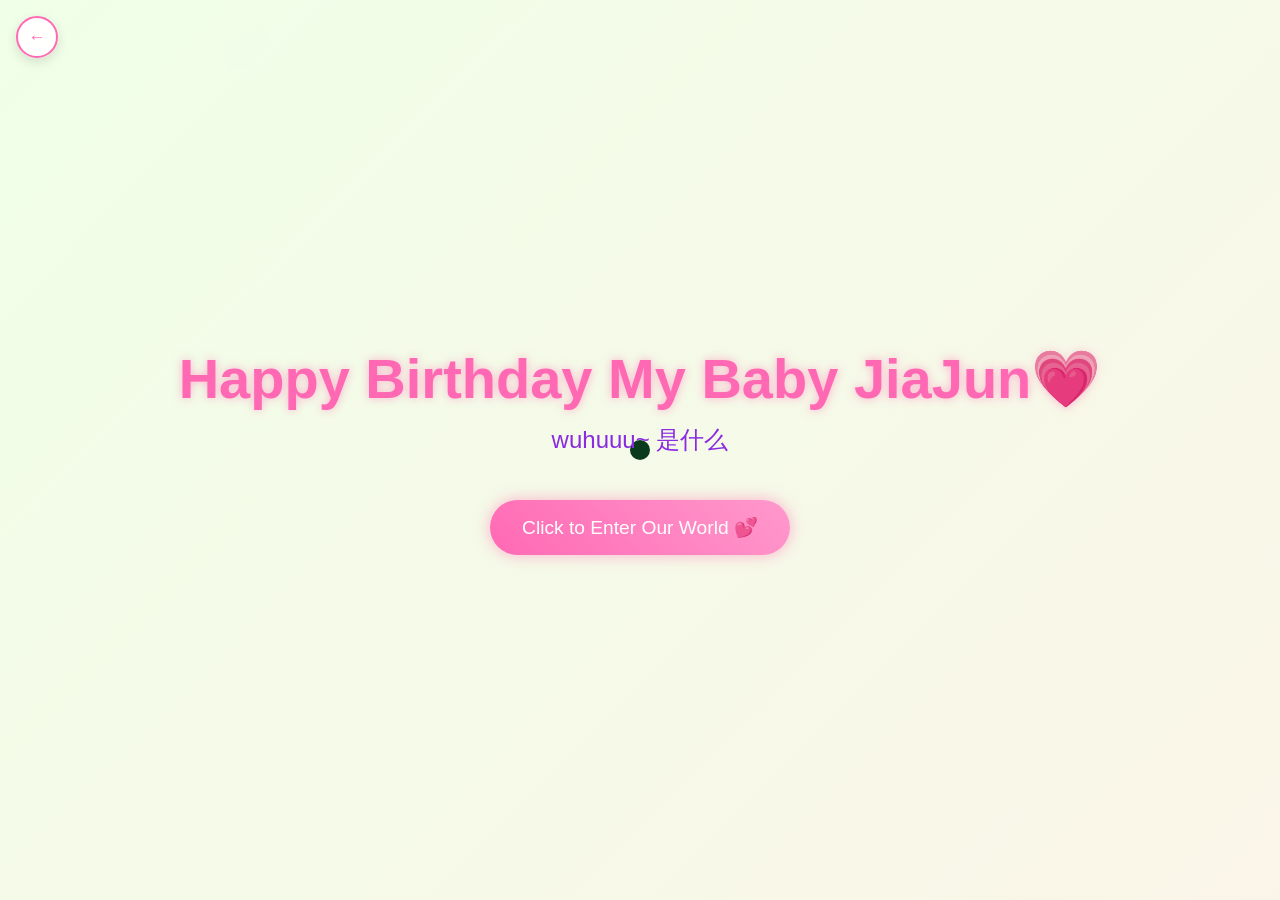
<file: index.html>
<!DOCTYPE html>
<html lang="en">
<head>
    <meta charset="UTF-8">
    <meta name="viewport" content="width=device-width, initial-scale=1.0">
    <title>🩷Happy Birthday🩷</title>
    <script src="https://cdnjs.cloudflare.com/ajax/libs/gsap/3.12.2/gsap.min.js"></script>
    <link rel="stylesheet" href="style.css">
    
</head>
<body>
    <div class="back-button"><button type="button" onclick="history.back()">←</button></div>
    <div class="cursor"></div>
    <div class="container">
        <h1>Happy Birthday My Baby JiaJun💗</h1>
        <div class="greeting"></div>
        <button class="cta-button">Click to Enter Our World 💕</button>
    </div>

    <script src="script.js">
        
    </script>
</body>
</html>
</file>
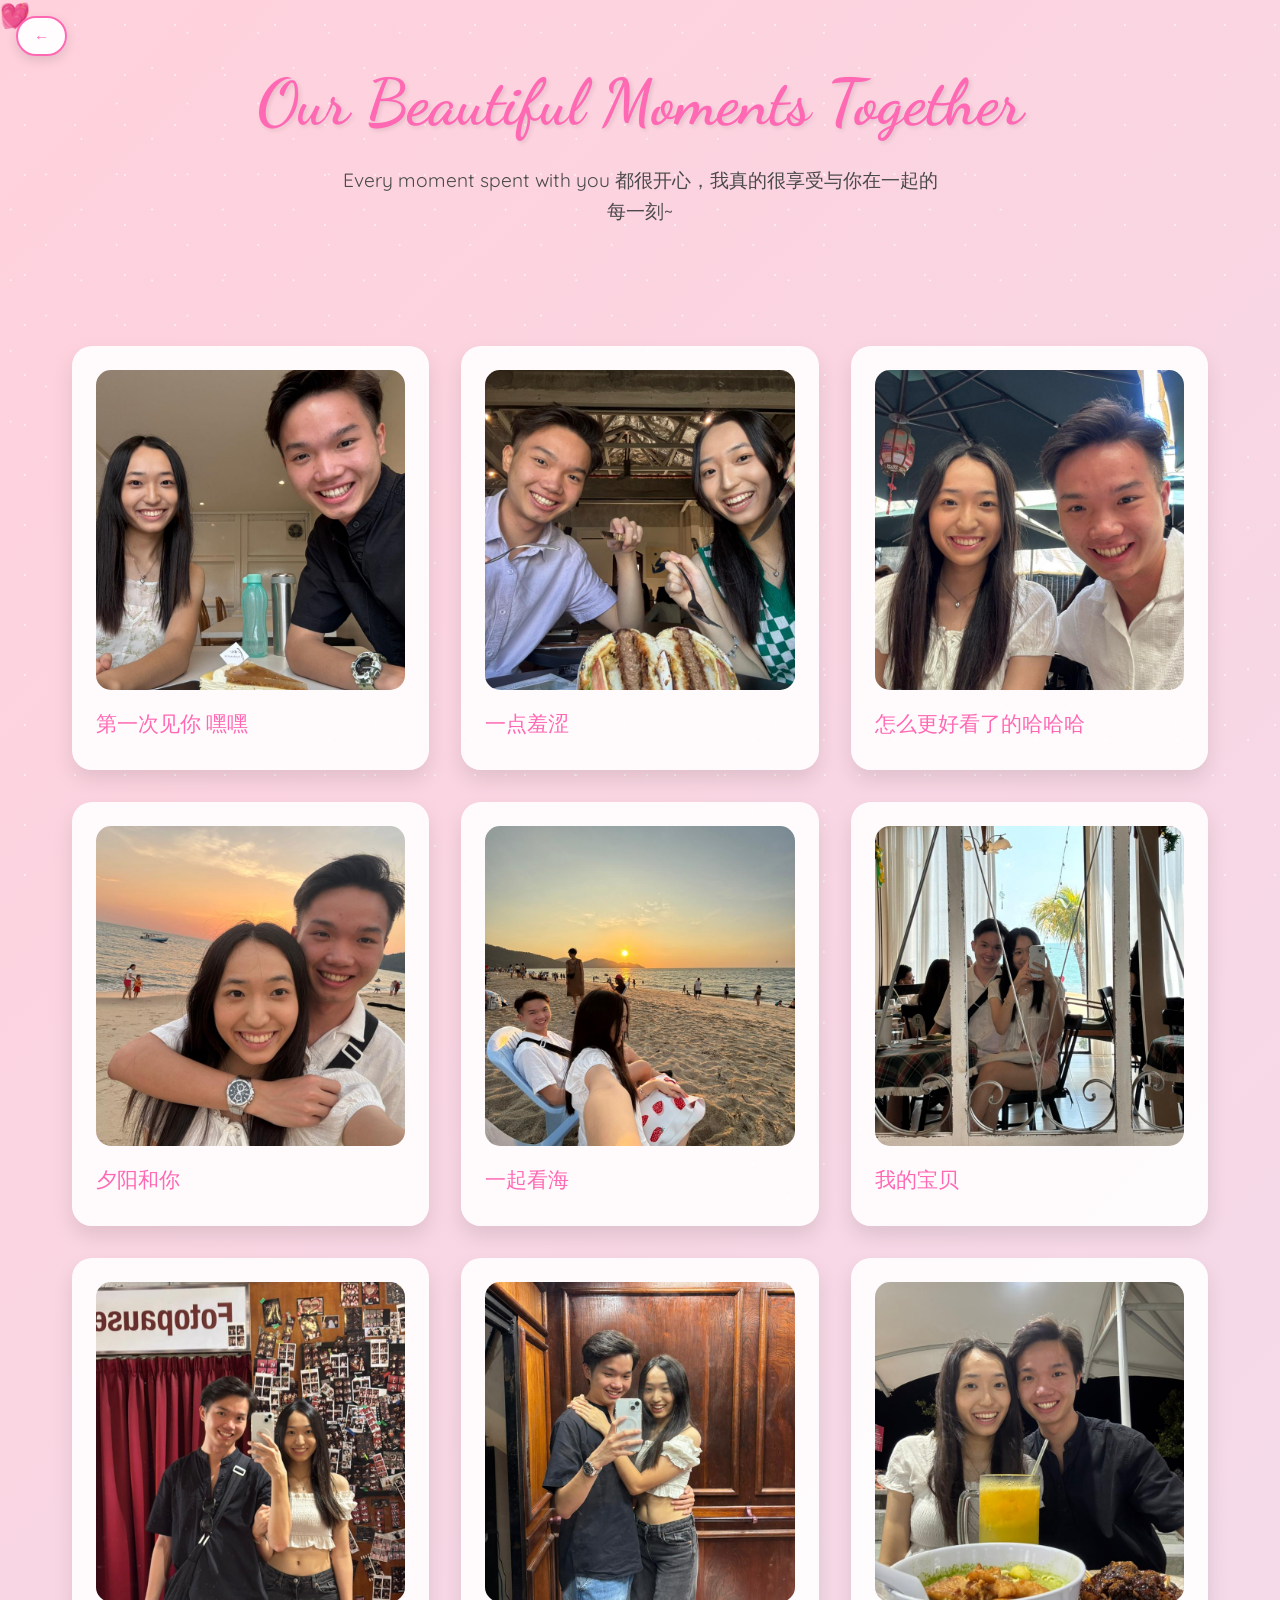
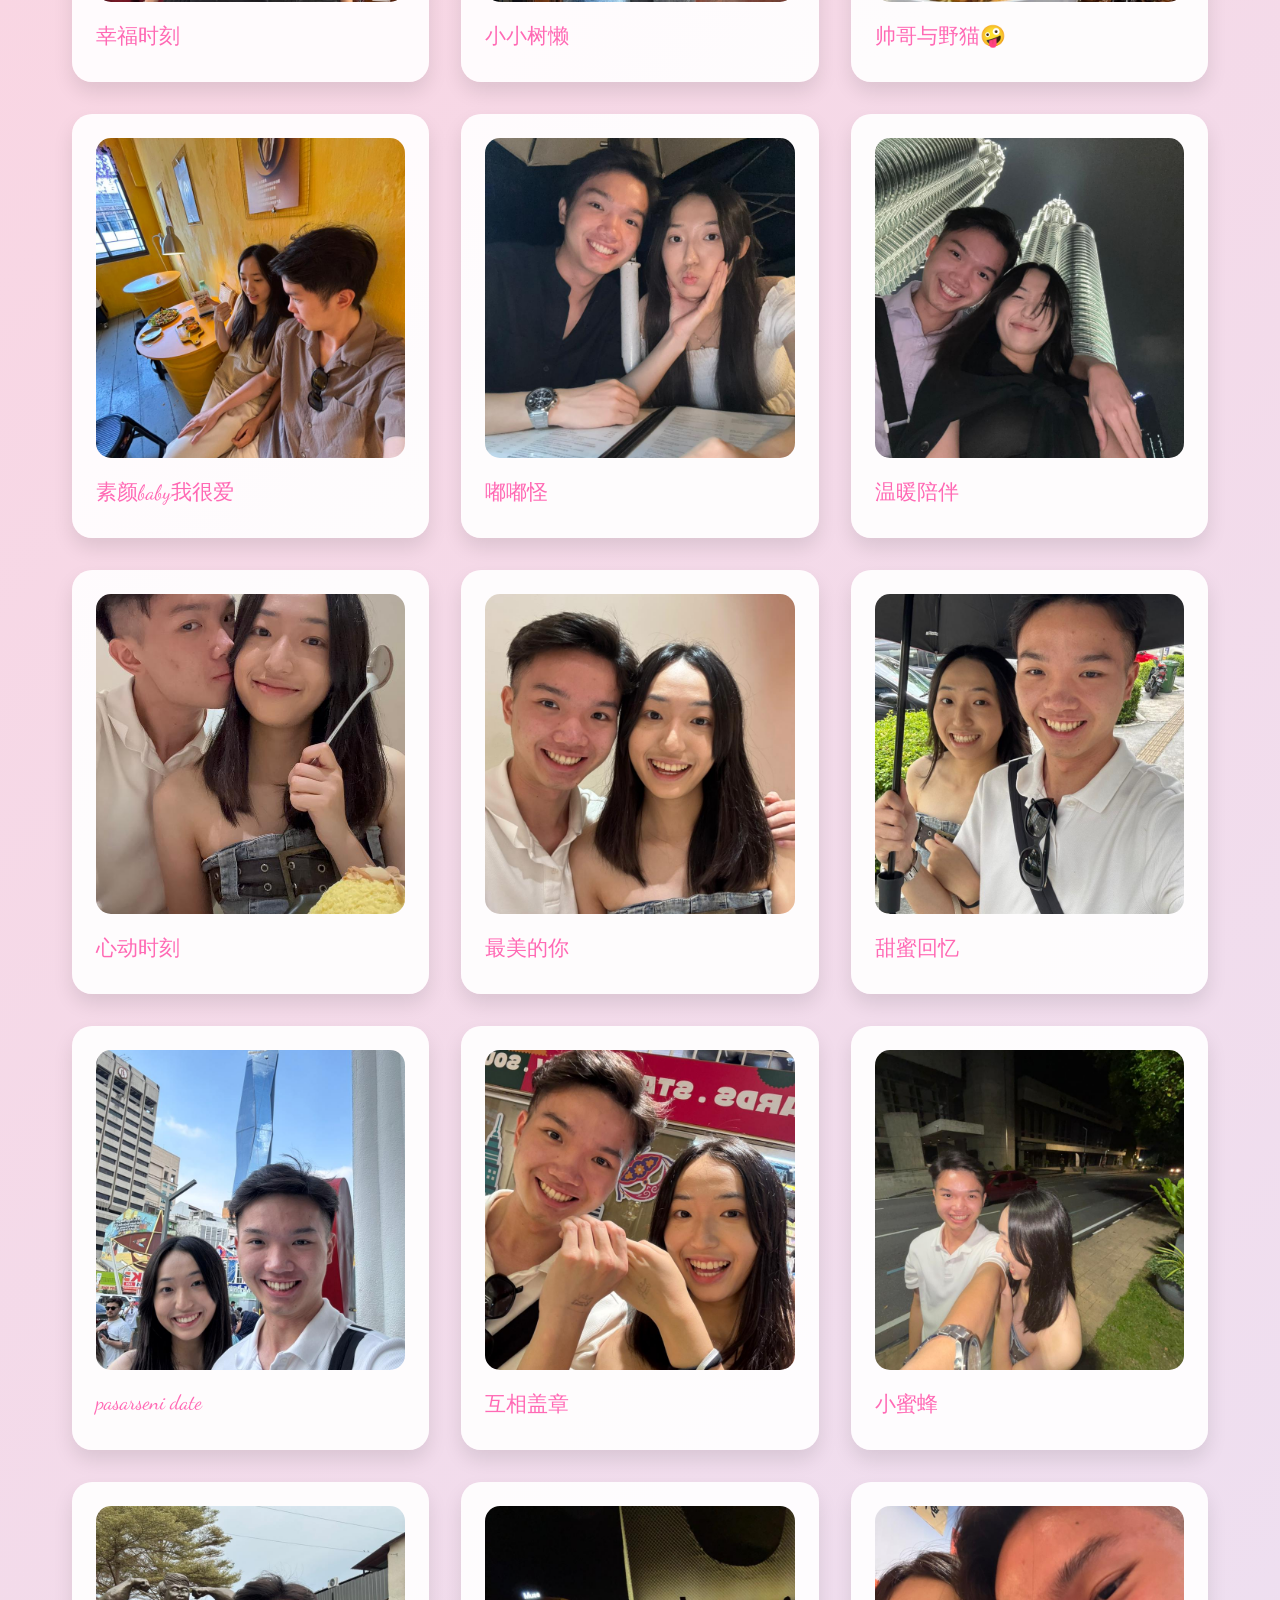
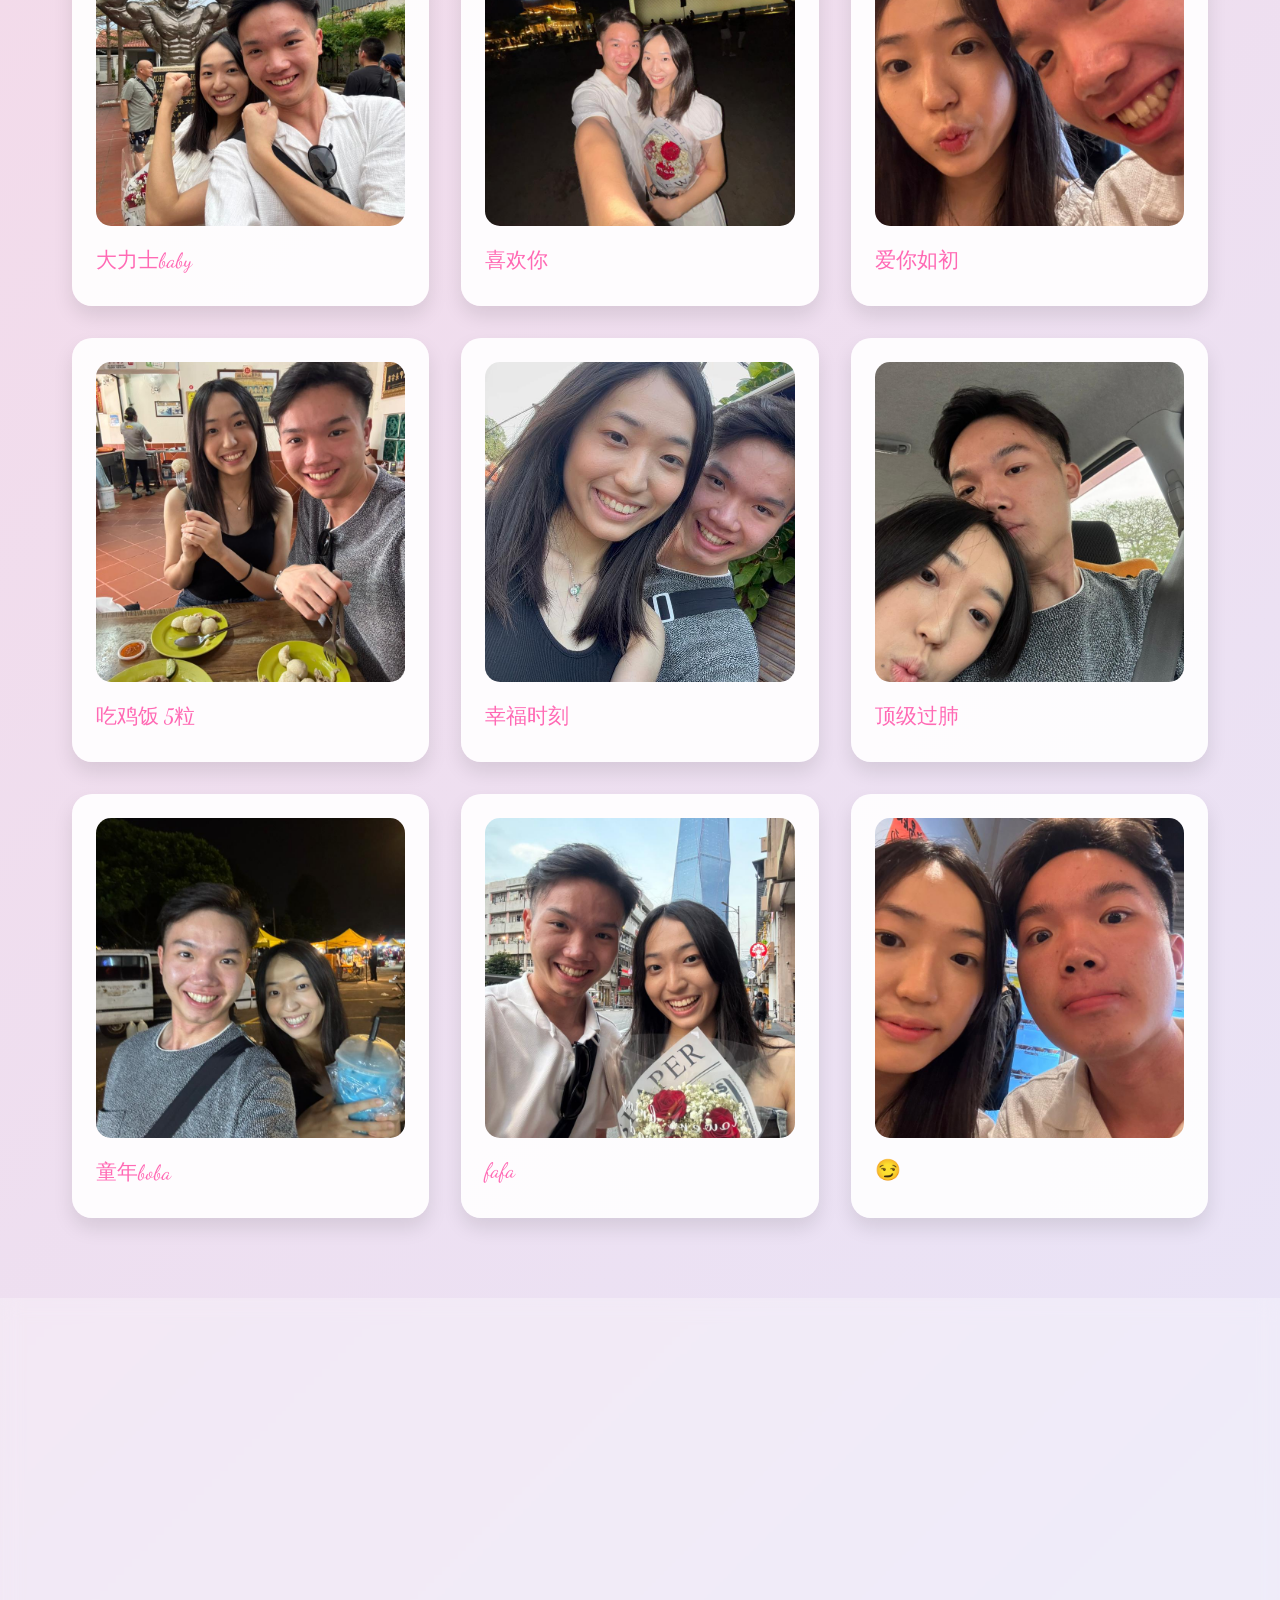
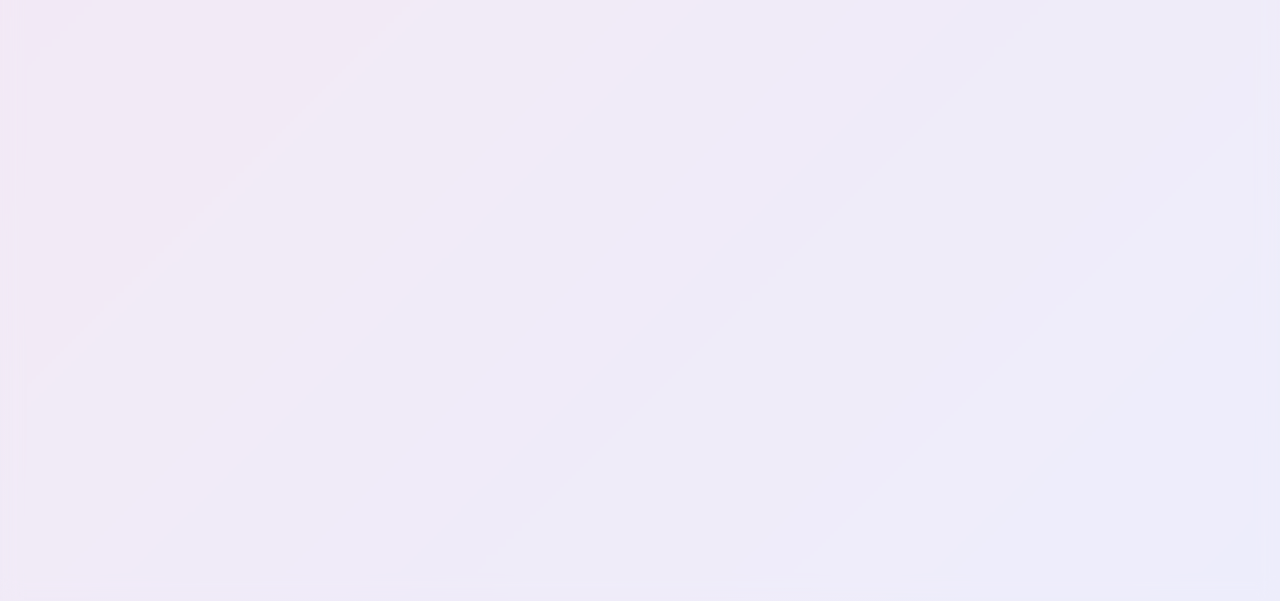
<file: last.html>
<!DOCTYPE html>
<html lang="en">

<head>
    <meta charset="UTF-8">
    <meta name="viewport" content="width=device-width, initial-scale=1.0">
    <title>Our Memories ✨</title>
    <style>
        @import url('https://fonts.googleapis.com/css2?family=Dancing+Script:wght@700&family=Quicksand:wght@300;400;500;600&display=swap');

        * {
            margin: 0;
            padding: 0;
            box-sizing: border-box;
        }

        body {
            min-height: 100vh;
            background: linear-gradient(135deg,
                    #ffd1dc 0%,
                    #e6e6fa 25%,
                    #ffefd5 50%,
                    #e6e6fa 75%,
                    #ffd1dc 100%);
            background-size: 400% 400%;
            animation: gradientFlow 15s ease infinite;
            font-family: 'Quicksand', sans-serif;
            overflow-x: hidden;
            color: #4a4a4a;
        }

        @keyframes gradientFlow {
            0% {
                background-position: 0% 50%;
            }

            50% {
                background-position: 100% 50%;
            }

            100% {
                background-position: 0% 50%;
            }
        }

        /* Enhanced Sparkle Effect */
        .magic-sparkles {
            position: fixed;
            top: 0;
            left: 0;
            width: 100%;
            height: 100%;
            pointer-events: none;
            z-index: 1;
        }

        .sparkle {
            position: absolute;
            width: 6px;
            height: 6px;
            border-radius: 50%;
            background-color: white;
            animation: twinkle var(--duration, 4s) ease-in-out infinite;
            opacity: 0;
        }

        @keyframes twinkle {

            0%,
            100% {
                opacity: 0;
                transform: scale(0.5);
            }

            50% {
                opacity: 0.8;
                transform: scale(1);
            }
        }

        /* Generate 50 sparkles with different positions and animations */
        .magic-sparkles::before,
        .magic-sparkles::after {
            content: '';
            position: absolute;
            width: 100%;
            height: 100%;
            background-image: radial-gradient(circle, white 1px, transparent 1px);
            background-size: 50px 50px;
            animation: sparkleLayer 8s linear infinite;
            opacity: 0.5;
        }

        .magic-sparkles::after {
            animation-delay: -4s;
            transform: rotate(45deg);
        }

        @keyframes sparkleLayer {
            0% {
                transform: translateY(0);
            }

            100% {
                transform: translateY(-50px);
            }
        }

        /* Floating Hearts */
        .floating-hearts {
            position: fixed;
            width: 100%;
            height: 100%;
            pointer-events: none;
            z-index: 2;
        }

        .heart {
            position: absolute;
            font-size: 1.5rem;
            color: rgba(255, 105, 180, 0.6);
            animation: floatHeart var(--float-duration, 6s) ease-in-out infinite;
            animation-delay: var(--delay, 0s);
        }

        @keyframes floatHeart {
            0% {
                transform: translate(0, 100vh) rotate(0deg);
            }

            100% {
                transform: translate(var(--translate-x, 0), -100vh) rotate(360deg);
            }
        }

        /* Welcome Section */
        .welcome {
            text-align: center;
            padding: 4rem 2rem;
            position: relative;
            z-index: 3;
        }

        .welcome h1 {
            font-family: 'Dancing Script', cursive;
            font-size: 4rem;
            color: #ff69b4;
            text-shadow: 2px 2px 4px rgba(0, 0, 0, 0.1);
            animation: fadeInScale 2s ease;
        }

        .welcome p {
            font-size: 1.2rem;
            max-width: 600px;
            margin: 1.5rem auto;
            line-height: 1.6;
            animation: fadeIn 2s ease 0.5s both;
        }

        /* Enhanced Memory Cards */
        .memory-container {
            max-width: 1200px;
            margin: 0 auto;
            padding: 2rem;
            display: grid;
            grid-template-columns: repeat(auto-fit, minmax(300px, 1fr));
            gap: 2rem;
            z-index: 3;
            position: relative;
        }

        .memory-card {
            background: rgba(255, 255, 255, 0.9);
            border-radius: 20px;
            padding: 1.5rem;
            box-shadow: 0 10px 20px rgba(0, 0, 0, 0.1);
            transition: all 0.5s cubic-bezier(0.4, 0, 0.2, 1);
            position: relative;
            overflow: hidden;
        }

        .memory-card:hover {
            transform: translateY(-10px) scale(1.02);
            box-shadow: 0 15px 30px rgba(0, 0, 0, 0.15);
        }

        .memory-card::before {
            content: '';
            position: absolute;
            top: 0;
            left: 0;
            width: 100%;
            height: 100%;
            background: linear-gradient(45deg, transparent, rgba(255, 255, 255, 0.4), transparent);
            transform: translateX(-100%);
            transition: 0.5s;
        }

        .memory-card:hover::before {
            transform: translateX(100%);
        }

        .memory-img {
            width: 100%;
            height: 320px;
            object-fit: cover;
            border-radius: 15px;
            margin-bottom: 1rem;
            transition: transform 0.5s ease;
        }

        .memory-card:hover .memory-img {
            transform: scale(1.05);
        }

        .memory-date {
            font-family: 'Dancing Script', cursive;
            color: #ff69b4;
            font-size: 1.3rem;
            margin-bottom: 0.5rem;
        }

        .memory-caption {
            font-size: 1rem;
            line-height: 1.5;
            color: #666;
        }

        /* Final Message Section */
        .final-message {
            text-align: center;
            padding: 4rem 2rem;
            background: rgba(255, 255, 255, 0.3);
            backdrop-filter: blur(10px);
            margin-top: 3rem;
            position: relative;
            z-index: 3;
        }

        .final-message h2 {
            font-family: 'Dancing Script', cursive;
            font-size: 3rem;
            color: #ff69b4;
            margin-bottom: 2rem;
            animation: heartbeat 2s infinite;
        }

        @keyframes heartbeat {

            0%,
            100% {
                transform: scale(1);
            }

            50% {
                transform: scale(1.1);
            }
        }

        .final-message p {
            font-size: 1.2rem;
            max-width: 800px;
            margin: 0 auto 2rem;
            line-height: 1.8;
        }

        .ascii-rabbit {
            font-family: 'Courier New', Courier, monospace;
            display: inline-block;
            text-align: left;
            background: rgba(255, 255, 255, 0.8);
            padding: 1rem;
            border-radius: 20px;
            color: #c71585;
            margin-bottom: 2rem;
            white-space: pre;
        }

        .goodbye-btn {
            display: inline-block;
            padding: 1rem 2rem;
            font-size: 1.2rem;
            background: linear-gradient(45deg, #ff69b4, #da70d6);
            color: white;
            border: none;
            border-radius: 50px;
            cursor: pointer;
            text-decoration: none;
            transition: all 0.3s ease;
            box-shadow: 0 5px 15px rgba(255, 105, 180, 0.4);
            animation: float 3s infinite ease-in-out;
        }

        .goodbye-btn:hover {
            transform: translateY(-5px);
            box-shadow: 0 8px 20px rgba(255, 105, 180, 0.6);
        }

        .back-button {
            position: fixed;
            top: 1rem;
            left: 1rem;
            z-index: 999;
        }

        .back-button button {
            background: rgba(255, 255, 255, 0.95);
            border: 2px solid #ff69b4;
            color: #ff69b4;
            border-radius: 999px;
            padding: 0.6rem 1rem;
            font-size: 0.95rem;
            cursor: pointer;
            box-shadow: 0 4px 12px rgba(0, 0, 0, 0.12);
        }

        .back-button button:hover {
            background: #ff69b4;
            color: white;
        }

        .qianyi-btn {
            display: inline-block;
            margin-top: 1rem;
            margin-left: 1rem;
            padding: 0.9rem 1.5rem;
            background: #ffffff;
            color: #ff69b4;
            border: 2px solid #ff69b4;
            border-radius: 50px;
            text-decoration: none;
            font-weight: 700;
            transition: all 0.3s ease;
        }

        .qianyi-btn:hover {
            background: #ff69b4;
            color: white;
        }

        .surprise-btn {
            display: inline-block;
            margin-top: 1rem;
            margin-left: 1rem;
            padding: 0.9rem 1.5rem;
            background: linear-gradient(45deg, #ff69b4, #da70d6);
            color: white;
            border: none;
            border-radius: 50px;
            font-weight: 700;
            cursor: pointer;
            transition: all 0.3s ease;
            font-size: 1rem;
            box-shadow: 0 5px 15px rgba(255, 105, 180, 0.4);
        }

        .surprise-btn:hover {
            transform: translateY(-3px);
            box-shadow: 0 8px 20px rgba(255, 105, 180, 0.6);
        }

        .image-modal {
            display: none;
            position: fixed;
            top: 0;
            left: 0;
            width: 100%;
            height: 100%;
            background: rgba(0, 0, 0, 0.75);
            align-items: center;
            justify-content: center;
            z-index: 1001;
            padding: 1rem;
            animation: fadeIn 0.3s ease;
        }

        .image-modal.open {
            display: flex;
        }

        .image-modal-content {
            position: relative;
            max-width: 90vw;
            max-height: 90vh;
            background: white;
            border-radius: 20px;
            padding: 1rem;
            box-shadow: 0 20px 60px rgba(0, 0, 0, 0.3);
            animation: slideIn 0.3s ease;
        }

        .image-modal-gallery {
            position: relative;
            display: flex;
            align-items: center;
            justify-content: center;
        }

        .image-modal-gallery img {
            width: 100%;
            max-height: 80vh;
            object-fit: contain;
            border-radius: 15px;
            display: none;
        }

        .image-modal-gallery img.active {
            display: block;
        }

        .gallery-nav {
            position: absolute;
            top: 50%;
            transform: translateY(-50%);
            background: rgba(255, 105, 180, 0.8);
            color: white;
            border: none;
            border-radius: 50%;
            width: 2.5rem;
            height: 2.5rem;
            font-size: 1.5rem;
            cursor: pointer;
            display: flex;
            align-items: center;
            justify-content: center;
            transition: all 0.3s ease;
            z-index: 10;
        }

        .gallery-nav:hover {
            background: #da70d6;
            transform: translateY(-50%) scale(1.1);
        }

        .gallery-nav.prev {
            left: 1rem;
        }

        .gallery-nav.next {
            right: 1rem;
        }

        .gallery-counter {
            position: absolute;
            bottom: 1rem;
            left: 50%;
            transform: translateX(-50%);
            background: rgba(0, 0, 0, 0.6);
            color: white;
            padding: 0.5rem 1rem;
            border-radius: 20px;
            font-size: 0.9rem;
            z-index: 10;
        }

        .close-image-modal {
            position: absolute;
            top: 1rem;
            right: 1rem;
            background: #ff69b4;
            color: white;
            border: none;
            border-radius: 50%;
            width: 2.5rem;
            height: 2.5rem;
            font-size: 1.5rem;
            cursor: pointer;
            display: flex;
            align-items: center;
            justify-content: center;
            transition: all 0.3s ease;
            box-shadow: 0 4px 12px rgba(0, 0, 0, 0.2);
            z-index: 11;
        }

        .close-image-modal:hover {
            background: #da70d6;
            transform: scale(1.1);
        }

        @keyframes slideIn {
            from {
                opacity: 0;
                transform: scale(0.9);
            }
            to {
                opacity: 1;
                transform: scale(1);
            }
        }

        .special-panel {
            display: none;
            position: fixed;
            top: 0;
            left: 0;
            width: 100%;
            height: 100%;
            background: rgba(0, 0, 0, 0.55);
            align-items: center;
            justify-content: center;
            z-index: 1000;
            padding: 1rem;
        }

        .special-panel.open {
            display: flex;
        }

        .special-panel .panel-card {
            background: white;
            border-radius: 24px;
            padding: 2rem;
            text-align: center;
            max-width: 400px;
            width: 100%;
            box-shadow: 0 20px 60px rgba(0, 0, 0, 0.18);
        }

        .special-panel h3 {
            margin-bottom: 1rem;
            color: #ff4da6;
            font-size: 1.8rem;
        }

        .special-panel .pick-buttons {
            display: flex;
            justify-content: center;
            gap: 0.8rem;
            margin-bottom: 1rem;
        }

        .special-panel .pick-buttons button {
            width: 3rem;
            height: 3rem;
            border-radius: 50%;
            border: 2px solid #ff69b4;
            background: #fff0fb;
            color: #ff69b4;
            font-size: 1.2rem;
            font-weight: 700;
            cursor: pointer;
            transition: transform 0.2s ease, background 0.2s ease;
        }

        .special-panel .pick-buttons button:hover,
        .special-panel .pick-buttons button.selected,
        .special-panel .pick-buttons button.active {
            transform: scale(1.1);
            background: #ff69b4;
            color: white;
            box-shadow: 0 0 18px rgba(255, 105, 180, 0.7);
        }

        .special-panel .pick-buttons button.active {
            animation: pulseLight 0.8s ease-in-out infinite;
        }

        .special-panel .picker-description {
            margin-top: 1rem;
            color: #4a4a4a;
            font-size: 1rem;
            min-height: 1.4em;
        }

        @keyframes pulseLight {
            0%, 100% {
                transform: scale(1.1);
                box-shadow: 0 0 18px rgba(255, 105, 180, 0.7);
            }
            50% {
                transform: scale(1.2);
                box-shadow: 0 0 28px rgba(255, 105, 180, 0.9);
            }
        }

        .special-panel .close-panel {
            margin-top: 1.5rem;
            background: #ff69b4;
            color: white;
            border: none;
            border-radius: 999px;
            padding: 0.8rem 1.5rem;
            cursor: pointer;
        }

        @keyframes float {

            0%,
            100% {
                transform: translateY(0);
            }

            50% {
                transform: translateY(-10px);
            }
        }

        /* Animations */
        @keyframes fadeInScale {
            0% {
                opacity: 0;
                transform: scale(0.8);
            }

            100% {
                opacity: 1;
                transform: scale(1);
            }
        }

        @keyframes fadeIn {
            0% {
                opacity: 0;
            }

            100% {
                opacity: 1;
            }
        }

        /* Generate Hearts */
        .js-generate-hearts {
            position: fixed;
            width: 100%;
            height: 100%;
            pointer-events: none;
            z-index: 2;
        }

        /* Custom Scrollbar */
        ::-webkit-scrollbar {
            width: 12px;
        }

        ::-webkit-scrollbar-track {
            background: rgba(255, 255, 255, 0.4);
        }

        ::-webkit-scrollbar-thumb {
            background: linear-gradient(45deg, #ff69b4, #da70d6);
            border-radius: 6px;
        }

        /* Responsive Design */
        @media (max-width: 768px) {
            body {
                padding: 0 1rem;
            }

            .welcome h1 {
                font-size: 2.6rem;
            }

            .welcome p {
                font-size: 1.05rem;
            }

            .memory-container {
                grid-template-columns: 1fr;
                gap: 1rem;
                padding: 1rem 0;
            }

            .memory-card {
                padding: 1rem;
                min-height: 340px;
            }

            .memory-img {
                height: 260px;
            }

            .final-message {
                padding: 2rem 1rem;
            }

            .final-message h2 {
                font-size: 2.3rem;
            }

            .special-panel .panel-card {
                padding: 1.5rem;
            }

            .special-panel .pick-buttons {
                gap: 0.5rem;
            }

            .special-panel .pick-buttons button {
                width: 2.5rem;
                height: 2.5rem;
            }

            .qianyi-btn,
            .goodbye-btn {
                width: 100%;
                max-width: 320px;
            }

            .qianyi-btn {
                display: block;
                margin: 1rem auto 0;
            }
        }
    </style>
</head>

<body>
    <div class="back-button"><button type="button" onclick="goBack()">←</button></div>
    <div class="magic-sparkles"></div>
    <div class="floating-hearts">
        <!-- Hearts will be generated via CSS -->
        <div class="heart" style="--float-duration: 6s; --delay: 0s; --translate-x: 20px;">💝</div>
        <div class="heart" style="--float-duration: 8s; --delay: 1s; --translate-x: -30px;">💖</div>
        <div class="heart" style="--float-duration: 7s; --delay: 2s; --translate-x: 40px;">💗</div>
        <div class="heart" style="--float-duration: 9s; --delay: 3s; --translate-x: -20px;">💓</div>
        <div class="heart" style="--float-duration: 5s; --delay: 4s; --translate-x: 30px;">💕</div>
    </div>

    <section class="welcome">
        <h1>Our Beautiful Moments Together</h1>
        <p>Every moment spent with you 都很开心，我真的很享受与你在一起的每一刻~</p>
    </section>

    <div class="memory-container">
        <div class="memory-card">
            <img src="photo/d1.jpeg" alt="First Date" class="memory-img">
            <!--div class="memory-date">她的笑，最甜</div-->
            <div class="memory-date">第一次见你 嘿嘿</div>
        </div>
        <div class="memory-card">
            <img src="photo/d2.jpeg" alt="Beach Day" class="memory-img">
            <!--div class="memory-date">静谧时刻</div-->
            <div class="memory-date">一点羞涩</div>
        </div>
        <div class="memory-card">
            <img src="photo/d3.jpeg" alt="Movie Night" class="memory-img">
            <div class="memory-date">怎么更好看了的哈哈哈</div>
        </div>
        <div class="memory-card">
            <img src="photo/d4.jpeg" alt="Movie Night" class="memory-img">
            <div class="memory-date">夕阳和你</div>
        </div>
        <div class="memory-card">
            <img src="photo/d5.jpeg" alt="Movie Night" class="memory-img">
            <div class="memory-date">一起看海</div>
        </div>
        <div class="memory-card">
            <img src="photo/d6.jpeg" alt="Movie Night" class="memory-img">
            <div class="memory-date">我的宝贝</div>
        </div>
        <div class="memory-card">
            <img src="photo/d7.jpeg" alt="Movie Night" class="memory-img">
            <div class="memory-date">幸福时刻</div>
        </div>
        <div class="memory-card">
            <img src="photo/d8.jpeg" alt="Movie Night" class="memory-img">
            <div class="memory-date">小小树懒</div>
        </div>
        <div class="memory-card">
            <img src="photo/d9.jpeg" alt="Movie Night" class="memory-img">
            <div class="memory-date">帅哥与野猫🤪</div>
        </div>
        <div class="memory-card">
            <img src="photo/d10.jpeg" alt="Movie Night" class="memory-img">
            <div class="memory-date">素颜baby我很爱</div>
        </div>
        <div class="memory-card">
            <img src="photo/d11.jpeg" alt="Movie Night" class="memory-img">
            <div class="memory-date">嘟嘟怪</div>
        </div>
        <div class="memory-card">
            <img src="photo/d12.jpeg" alt="Movie Night" class="memory-img">
            <div class="memory-date">温暖陪伴</div>
        </div>
        <div class="memory-card">
            <img src="photo/d13.jpeg" alt="Movie Night" class="memory-img">
            <div class="memory-date">心动时刻</div>
        </div>
        <div class="memory-card">
            <img src="photo/d14.jpeg" alt="Movie Night" class="memory-img">
            <div class="memory-date">最美的你</div>
        </div>
        <div class="memory-card">
            <img src="photo/d15.jpeg" alt="Movie Night" class="memory-img">
            <div class="memory-date">甜蜜回忆</div>
        </div>
        <div class="memory-card">
            <img src="photo/d16.jpeg" alt="Movie Night" class="memory-img">
            <div class="memory-date">pasarseni date</div>
        </div>
        <div class="memory-card">
            <img src="photo/d17.jpeg" alt="Movie Night" class="memory-img">
            <div class="memory-date">互相盖章</div>
        </div>
        <div class="memory-card">
            <img src="photo/d18.jpeg" alt="Movie Night" class="memory-img">
            <div class="memory-date">小蜜蜂</div>
        </div>
        <div class="memory-card">
            <img src="photo/d19.jpeg" alt="Movie Night" class="memory-img">
            <div class="memory-date">大力士baby</div>
        </div>
        <div class="memory-card">
            <img src="photo/d20.jpeg" alt="Movie Night" class="memory-img">
            <div class="memory-date">喜欢你</div>
        </div>
        <div class="memory-card">
            <img src="photo/d21.jpeg" alt="Movie Night" class="memory-img">
            <div class="memory-date">爱你如初</div>
        </div>
        <div class="memory-card">
            <img src="photo/d22.jpeg" alt="Movie Night" class="memory-img">
            <div class="memory-date">吃鸡饭 5粒</div>
        </div>
        <div class="memory-card">
            <img src="photo/d23.jpeg" alt="Movie Night" class="memory-img">
            <div class="memory-date">幸福时刻</div>
        </div>
        <div class="memory-card">
            <img src="photo/d24.jpeg" alt="Movie Night" class="memory-img">
            <div class="memory-date">顶级过肺</div>
        </div>
        <div class="memory-card">
            <img src="photo/d25.jpeg" alt="Movie Night" class="memory-img">
            <div class="memory-date">童年boba</div>
        </div>
        <div class="memory-card">
            <img src="photo/d26.jpeg" alt="Movie Night" class="memory-img">
            <div class="memory-date">fafa</div>
        </div>
        <div class="memory-card">
            <img src="photo/d27.jpeg" alt="Movie Night" class="memory-img">
            <div class="memory-date">😏</div>
        </div>

    </div>

    <section class="final-message">
        <h2>生日快乐 JiaJun</h2>
        <p>wuhuuu~ 是什么日子呢 是我小baby - JiaJun的生日！ 生日快乐baby~ 恭喜你被我恭喜到了🤪 ·大个女喽· 是不是从小baby变成大baby了呢 不是噢~在我眼里你永远都是我最爱的小baby （ yiii~将gelii derr HAHAHAHHA</p>
        <p>祝你每天都吃饱睡饱 没有压力🤗！希望你在新的一岁里每天都能开心快乐，每天想我爱我~ 嘻嘻</p>
        <p>即将成为美美牙医lerrr~ 我subscribe了你的永久配套 你逃不掉了哈哈哈哈哈 爱你噢 jiajun bb😘</p>
        <div class="ascii-rabbit">
(\_/)
(•.•)
/&gt;❤️❤️❤️</div>
        <p>生日快乐 baby~ LOVE YOUUU💖</p>
        <p>🤍from qianyi钎毅🤍</p>
        <button class="goodbye-btn" id="special-btn">Special for You</button>
        <button class="surprise-btn" id="surprise-btn">SURPRISE 🎉</button>
        <a class="qianyi-btn" href="https://www.instagram.com/leeqyi_/?hl=en" target="_blank" rel="noopener noreferrer">qianyi</a>
        <div class="special-panel" id="special-panel">
            <div class="panel-card">
                        <h3>Lucky Draw</h3>
                <div class="pick-buttons">
                    <button class="pick-num" data-value="1" disabled>1</button>
                    <button class="pick-num" data-value="2" disabled>2</button>
                    <button class="pick-num" data-value="3" disabled>3</button>
                </div>
                <div class="picker-description" id="picker-description">Press START to begin the lucky draw.</div>
                <button class="close-panel" id="start-draw">START</button>
                <button class="close-panel" id="close-panel">Close</button>
            </div>
        </div>
        <div class="image-modal" id="image-modal">
            <div class="image-modal-content">
                <button class="close-image-modal" id="close-image-modal">&times;</button>
                <div class="image-modal-gallery">
                    <img src="photo/gpt hb.png" alt="SURPRISE 1" class="active">
                    <img src="photo/jj sleeping.jpeg" alt="JJ Sleeping">
                    <button class="gallery-nav prev" id="prev-image">&#10094;</button>
                    <button class="gallery-nav next" id="next-image">&#10095;</button>
                    <div class="gallery-counter"><span id="current-image">1</span> / <span id="total-images">2</span></div>
                </div>
            </div>
        </div>
    </section>
    <script>
        const specialBtn = document.getElementById('special-btn');
        const specialPanel = document.getElementById('special-panel');
        const pickerDescription = document.getElementById('picker-description');
        const pickButtons = Array.from(document.querySelectorAll('.pick-num'));
        const startDraw = document.getElementById('start-draw');
        const closePanel = document.getElementById('close-panel');
        
        // SURPRISE button functionality
        const surpriseBtn = document.getElementById('surprise-btn');
        const imageModal = document.getElementById('image-modal');
        const closeImageModal = document.getElementById('close-image-modal');
        const prevImageBtn = document.getElementById('prev-image');
        const nextImageBtn = document.getElementById('next-image');
        const currentImageSpan = document.getElementById('current-image');
        const galleryImages = document.querySelectorAll('.image-modal-gallery img');
        let currentImageIndex = 0;
        
        function showImage(index) {
            galleryImages.forEach(img => img.classList.remove('active'));
            galleryImages[index].classList.add('active');
            currentImageSpan.textContent = index + 1;
        }
        
        surpriseBtn.addEventListener('click', () => {
            imageModal.classList.add('open');
            currentImageIndex = 0;
            showImage(0);
        });
        
        closeImageModal.addEventListener('click', () => {
            imageModal.classList.remove('open');
        });
        
        prevImageBtn.addEventListener('click', () => {
            currentImageIndex = (currentImageIndex - 1 + galleryImages.length) % galleryImages.length;
            showImage(currentImageIndex);
        });
        
        nextImageBtn.addEventListener('click', () => {
            currentImageIndex = (currentImageIndex + 1) % galleryImages.length;
            showImage(currentImageIndex);
        });
        
        imageModal.addEventListener('click', (event) => {
            if (event.target === imageModal) {
                imageModal.classList.remove('open');
            }
        });

        function resetLuckyDraw() {
            pickerDescription.textContent = 'Press START to begin the lucky draw.';
            pickButtons.forEach(btn => {
                btn.classList.remove('active', 'selected');
            });
            startDraw.textContent = 'START';
            startDraw.disabled = false;
            startDraw.style.display = 'inline-block';
        }

        specialBtn.addEventListener('click', () => {
            specialPanel.classList.add('open');
            resetLuckyDraw();
        });

        startDraw.addEventListener('click', () => {
            startDraw.disabled = true;
            startDraw.textContent = 'DRAWING...';

            let currentIndex = 0;
            const intervalMs = 250;
            const durationMs = 3000;

            const drawInterval = setInterval(() => {
                pickButtons.forEach(btn => btn.classList.remove('active'));
                pickButtons[currentIndex].classList.add('active');
                currentIndex = (currentIndex + 1) % pickButtons.length;
            }, intervalMs);

            setTimeout(() => {
                clearInterval(drawInterval);
                const finalIndex = Math.floor(Math.random() * pickButtons.length);
                pickButtons.forEach(btn => btn.classList.remove('active'));
                pickButtons[finalIndex].classList.add('active');
                pickerDescription.textContent = `This is your lucky number ${finalIndex + 1}, press "qianyi" button to let him know~`;
                startDraw.style.display = 'none';
            }, durationMs);
        });

        closePanel.addEventListener('click', () => {
            specialPanel.classList.remove('open');
        });

        specialPanel.addEventListener('click', (event) => {
            if (event.target === specialPanel) {
                specialPanel.classList.remove('open');
            }
        });

        function goBack() {
            window.location.href = 'cause.html';
        }
    </script>
</body>

</html>
</file>
<file: style.css>
* {
    margin: 0;
    padding: 0;
    box-sizing: border-box;
    cursor: none;
}

body {
    min-height: 100vh;
    display: flex;
    flex-direction: column;
    align-items: center;
    justify-content: center;
    background: linear-gradient(-45deg, #fee9f7, #e8f5fe, #fef2e8, #f0ffe8);
    background-size: 400% 400%;
    animation: gradientBG 15s ease infinite;
    font-family: 'Arial Rounded MT Bold', Arial, sans-serif;
    overflow: hidden;
    position: relative;
}

.cursor {
    width: 20px;
    height: 20px;
    background: pink;
    border-radius: 50%;
    position: fixed;
    pointer-events: none;
    mix-blend-mode: difference;
    transition: transform 0.2s;
}

.container {
    text-align: center;
    z-index: 1;
}

h1 {
    font-size: 3.5rem;
    color: #ff69b4;
    text-shadow: 0 0 10px rgba(255, 105, 180, 0.5);
    margin-bottom: 2rem;
    opacity: 0;
}

.greeting {
    font-size: 1.5rem;
    color: #8a2be2;
    margin-bottom: 3rem;
    min-height: 2em;
}

.cta-button {
    padding: 1rem 2rem;
    font-size: 1.2rem;
    background: linear-gradient(45deg, #ff69b4, #ff99cc);
    border: none;
    border-radius: 50px;
    color: white;
    cursor: pointer;
    box-shadow: 0 0 15px rgba(255, 105, 180, 0.5);
    transition: transform 0.3s, box-shadow 0.3s;
    opacity: 0;
}

.cta-button:hover {
    transform: scale(1.1);
    box-shadow: 0 0 25px rgba(255, 105, 180, 0.7);
}

.back-button {
    position: fixed;
    top: 1rem;
    left: 1rem;
    z-index: 20;
}

.back-button button {
    background: rgba(255, 255, 255, 0.95);
    border: 2px solid #ff69b4;
    color: #ff69b4;
    border-radius: 50%;
    width: 42px;
    height: 42px;
    padding: 0;
    font-size: 1.1rem;
    cursor: pointer;
    box-shadow: 0 4px 12px rgba(0, 0, 0, 0.12);
    display: flex;
    align-items: center;
    justify-content: center;
}

.back-button button:hover {
    background: #ff69b4;
    color: white;
}

.floating {
    position: absolute;
    pointer-events: none;
    opacity: 0;
}

@keyframes gradientBG {
    0% { background-position: 0% 50%; }
    50% { background-position: 100% 50%; }
    100% { background-position: 0% 50%; }
}

@media (max-width: 768px) {
    body {
        padding: 0 1rem;
    }

    h1 {
        font-size: 2.2rem;
    }

    .greeting {
        font-size: 1.2rem;
        margin-bottom: 2rem;
    }

    .cta-button {
        font-size: 1rem;
        padding: 0.9rem 1.5rem;
    }

    .back-button {
        top: 0.8rem;
        left: 0.8rem;
    }

    .back-button button {
        width: 38px;
        height: 38px;
        font-size: 1rem;
    }
}
</file>
